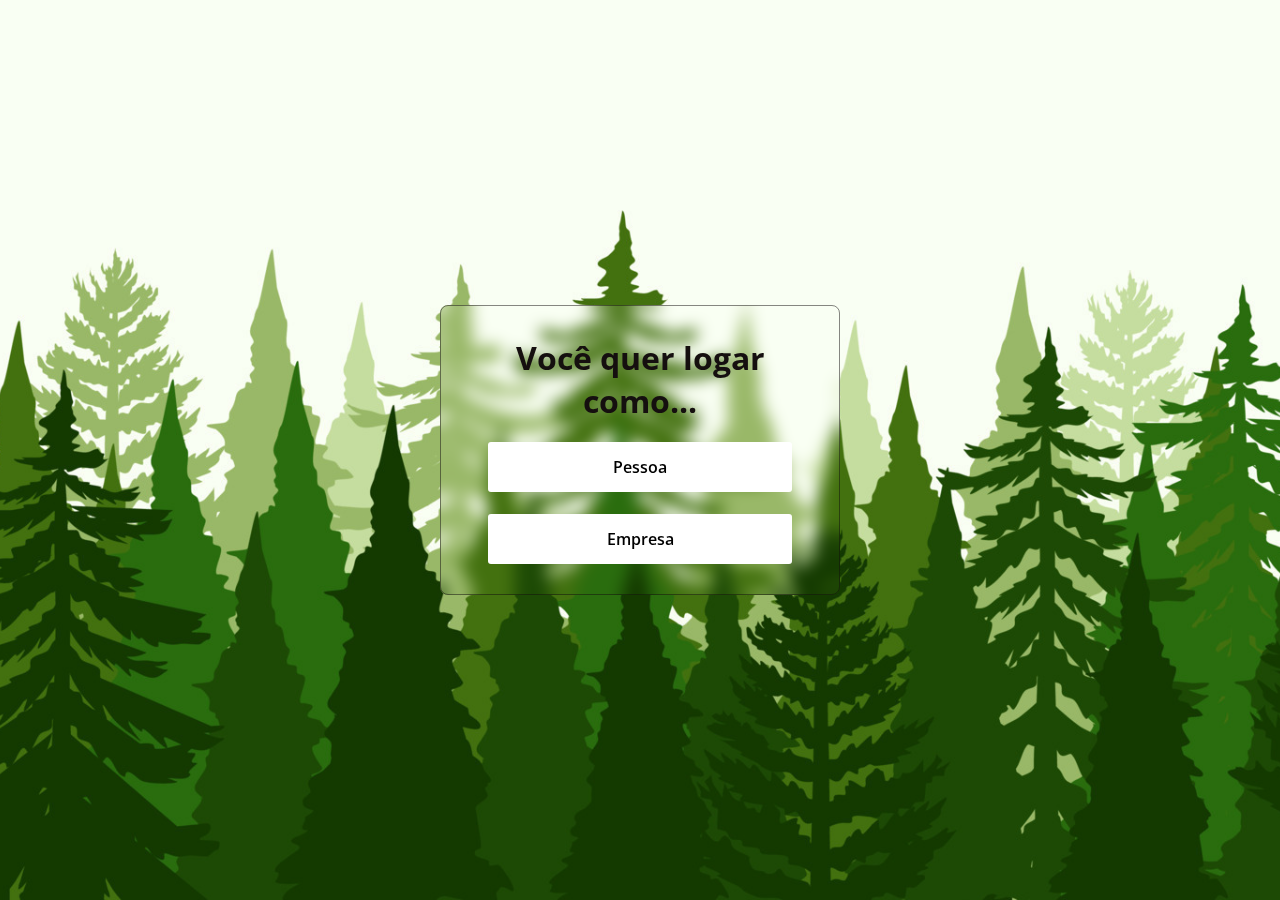
<file: pages/logindoador.html>
<!DOCTYPE html>
<!-- Coding By CodingNepal - www.codingnepalweb.com -->
<html>
<head>
  <meta charset="UTF-8">
  <meta name="viewport" content="width=device-width, initial-scale=1.0">
  <title>Login</title>
  <link rel="stylesheet" href="../css/login.css">
  <link rel="icon" alt="icon" href="../img/menulogo.png">
</head>
<body>
  <div class="wrapper">
    
    <h2>Você quer logar como...</h2>
    <a href="logindoadorfisico.php"><button type="submit" style="width: 90%;">Pessoa</button></a>
    <br>
    <br>
    <a href="logindoadorjuridico.php"><button type="submit" style="width: 90%;">Empresa</button></a>
  </div>
</body>
</html>
</file>
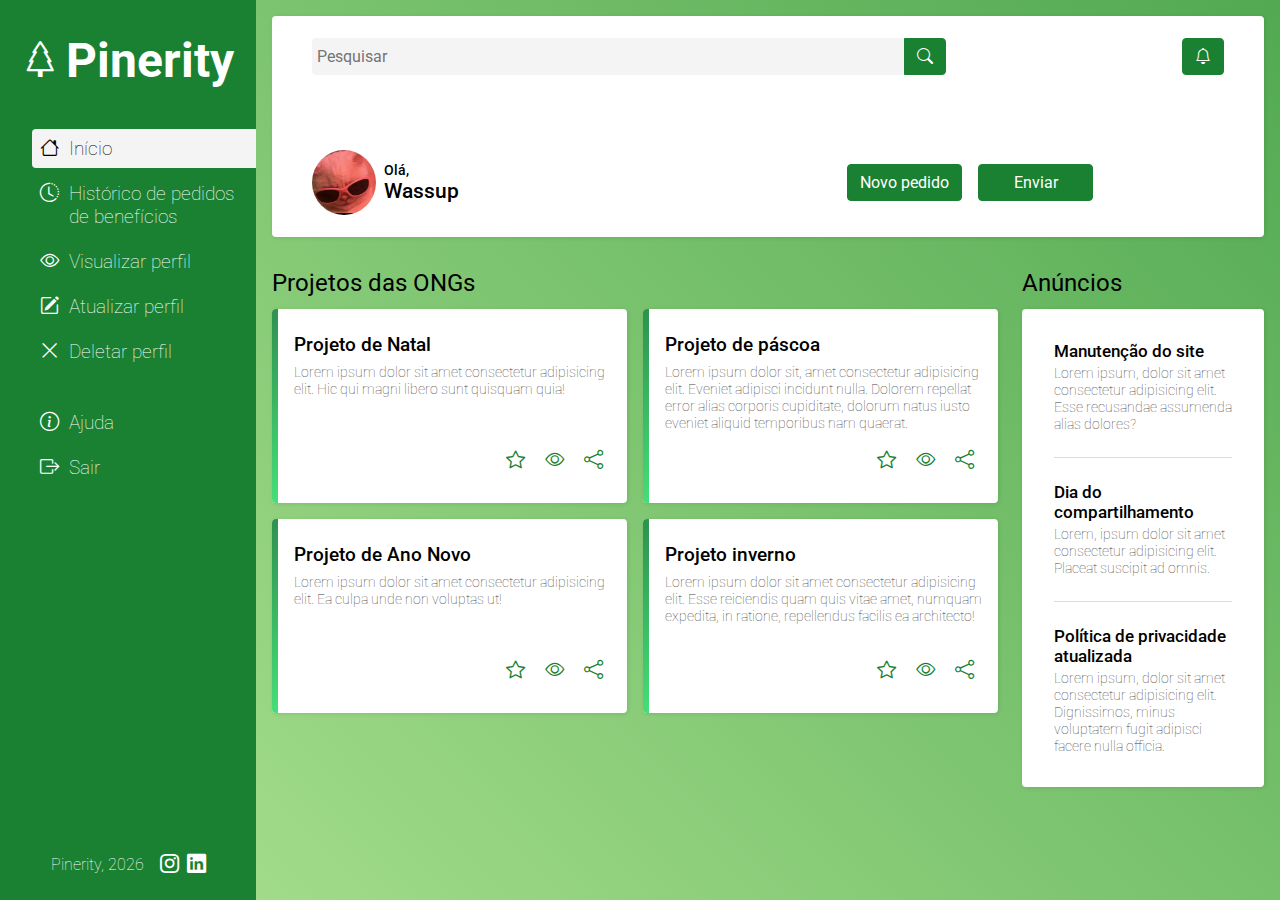
<file: pages/painelbeneficiario.html>
<!DOCTYPE html>
<html lang="pt-BR">
  <head>
    <meta charset="UTF-8" />
    <meta http-equiv="X-UA-Compatible" content="IE=edge" />
    <meta name="viewport" content="width=device-width, initial-scale=1.0" />
    <meta name="theme-color" content="#06b6d4" />
    <title>Painel do beneficiário</title>
    <link rel="icon" alt="icon" href="../img/menulogo.png">
    <!-- CSS -->
    <link rel="stylesheet" href="../css/painel.css" />

  </head>
  <body>
    <div id="content">
      <header>
        <div class="busca">
          <form action="">
            <input type="text" placeholder="Pesquisar" />
            <button type="submit" title="Buscar">
              <i class="bi bi-search"></i>
            </button>
          </form>
          <button title="Notificações"><i class="bi bi-bell"></i></button>
        </div>
        <br>
        <div class="saudacao">
          <div class="perfil">
            <img src="../img/testebeneficiario.jpeg" alt="Sua foto de perfil" />
            <span>Olá,</span>
            <p>Wassup</p>
          </div>
          <div class="acoes">
            <button>Novo pedido</button>
            <button>Enviar</button>
          </div>
        </div>
      </header>
      <aside>
        <div class="logo">
          <i class="bi bi-tree"></i>
          <h1>Pinerity</h1>
        </div>
        <ul class="menu">
          <li class="selecionado">
            <a href="#"><i class="bi bi-house"></i>Início</a>
          </li>
          <li>
            <a href="#"><i class="bi bi-clock-history"></i>Histórico de pedidos de benefícios</a>
          </li>
          <li>
            <a href="visualizarbeneficiario.php"><i class="bi bi-eye"></i>Visualizar perfil</a>
          </li>
          <li>
            <a href="#"><i class="bi bi-pencil-square"></i>Atualizar perfil</a>
          </li>
          <li>
            <a href="../core/beneficiario_repositorio.php?acao=delete"><i class="bi bi-x-lg"></i>Deletar perfil</a>
          </li>
        </ul>
        <ul class="menu">
          <li>
            <a href="#"><i class="bi bi-info-circle"></i>Ajuda</a>
          </li>
          <li>
            <a href="deletarbeneficiario.php"><i class="bi bi-box-arrow-right"></i>Sair</a>
          </li>
        </ul>
        <footer>
          <p id="texto-footer">Pinerity</p>
          <div class="links">
            <a
              href="https://www.instagram.com/pinerity.oficial/"
              target="_blank"
              rel="noopener noreferrer"
              title="Instagram"
              ><i class="bi bi-instagram"></i
            ></a> 
            <a
              href="https://www.linkedin.com/in/pinerity/"
              target="_blank"
              rel="noopener noreferrer"
              title="LinkedIn"
              ><i class="bi bi-linkedin"></i
            ></a>
          </div>
        </footer>
      </aside>
      <main>
        <section class="projetos">
          <h2>Projetos das ONGs</h2>
          <div>
            <div class="card">
              <div class="barra"></div>
              <div class="conteudo">
                <h3>Projeto de Natal</h3>
                <p>
                  Lorem ipsum dolor sit amet consectetur adipisicing elit. Hic
                  qui magni libero sunt quisquam quia!
                </p>
                <div class="acoes">
                  <button title="Favoritar"><i class="bi bi-star"></i></button>
                  <button title="Visualizar"><i class="bi bi-eye"></i></button>
                  <button title="Compartilhar">
                    <i class="bi bi-share"></i>
                  </button>
                </div>
              </div>
            </div>
            <div class="card">
              <div class="barra"></div>
              <div class="conteudo">
                <h3>Projeto de páscoa</h3>
                <p>
                  Lorem ipsum dolor sit, amet consectetur adipisicing elit.
                  Eveniet adipisci incidunt nulla. Dolorem repellat error alias
                  corporis cupiditate, dolorum natus iusto eveniet aliquid
                  temporibus nam quaerat.
                </p>
                <div class="acoes">
                  <button title="Favoritar"><i class="bi bi-star"></i></button>
                  <button title="Visualizar"><i class="bi bi-eye"></i></button>
                  <button title="Compartilhar">
                    <i class="bi bi-share"></i>
                  </button>
                </div>
              </div>
            </div>
            <div class="card">
              <div class="barra"></div>
              <div class="conteudo">
                <h3>Projeto de Ano Novo</h3>
                <p>
                  Lorem ipsum dolor sit amet consectetur adipisicing elit. Ea
                  culpa unde non voluptas ut!
                </p>
                <div class="acoes">
                  <button title="Favoritar"><i class="bi bi-star"></i></button>
                  <button title="Visualizar"><i class="bi bi-eye"></i></button>
                  <button title="Compartilhar">
                    <i class="bi bi-share"></i>
                  </button>
                </div>
              </div>
            </div>
            <div class="card">
              <div class="barra"></div>
              <div class="conteudo">
                <h3>Projeto inverno</h3>
                <p>
                  Lorem ipsum dolor sit amet consectetur adipisicing elit. Esse
                  reiciendis quam quis vitae amet, numquam expedita, in ratione,
                  repellendus facilis ea architecto!
                </p>
                <div class="acoes">
                  <button title="Favoritar"><i class="bi bi-star"></i></button>
                  <button title="Visualizar"><i class="bi bi-eye"></i></button>
                  <button title="Compartilhar">
                    <i class="bi bi-share"></i>
                  </button>
                </div>
              </div>
            </div>
          </div>
        </section>
        <section class="anuncios">
          <h2>Anúncios</h2>
          <div class="card">
            <div>
              <h4>Manutenção do site</h4>
              <p>
                Lorem ipsum, dolor sit amet consectetur adipisicing elit. Esse
                recusandae assumenda alias dolores?
              </p>
            </div>
            <div>
              <h4>Dia do compartilhamento</h4>
              <p>
                Lorem, ipsum dolor sit amet consectetur adipisicing elit.
                Placeat suscipit ad omnis.
              </p>
            </div>
            <div>
              <h4>Política de privacidade atualizada</h4>
              <p>
                Lorem ipsum, dolor sit amet consectetur adipisicing elit.
                Dignissimos, minus voluptatem fugit adipisci facere nulla
                officia.
              </p>
            </div>
          </div>
        </section>
      </main>
    </div>

    <script>
      const footer = document.getElementById("texto-footer");
      footer.innerText = `Pinerity, ${new Date().getFullYear()}`;
    </script>
  </body>
</html>
</file>
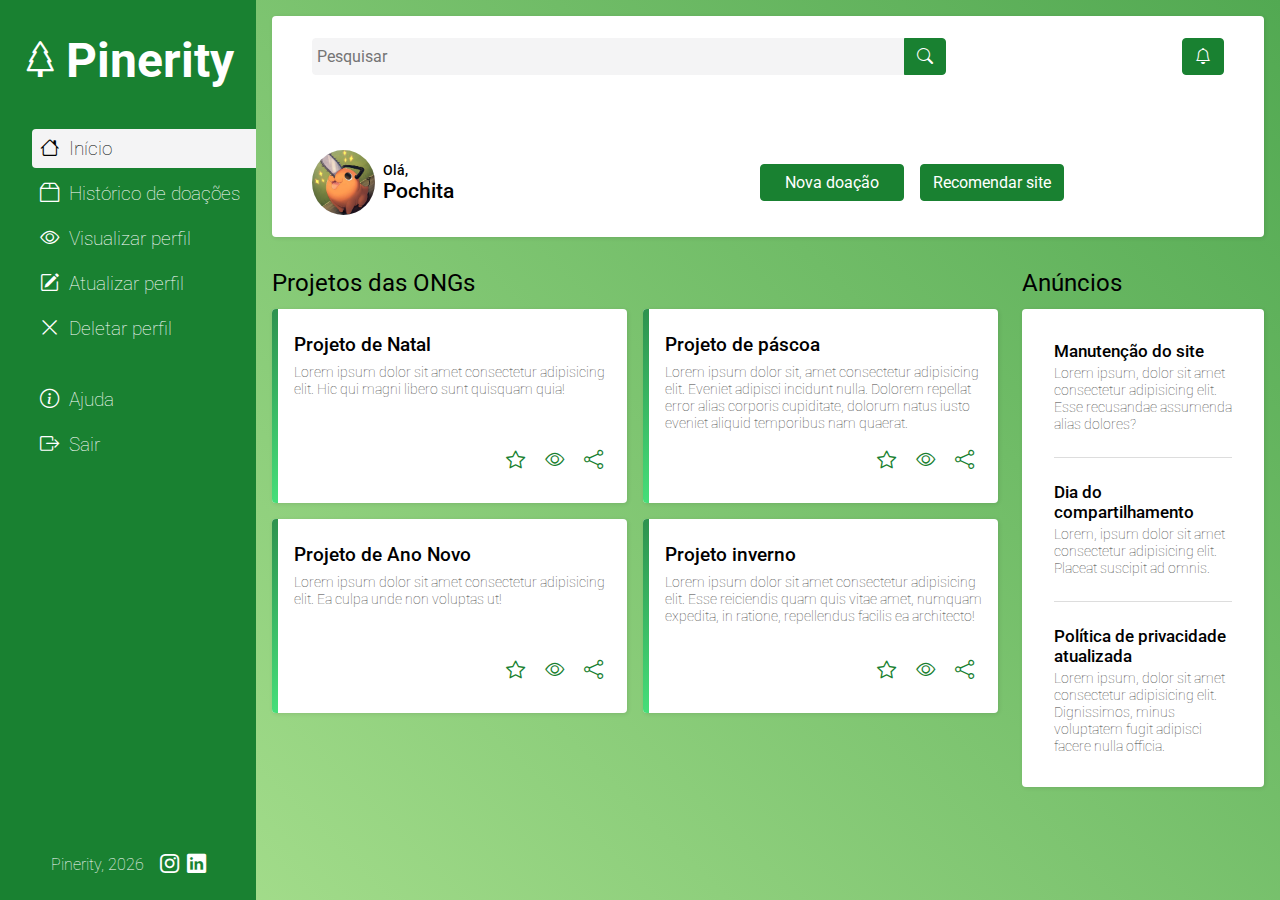
<file: pages/paineldoador.html>
<!DOCTYPE html>
<html lang="pt-BR">
  <head>
    <meta charset="UTF-8" />
    <meta http-equiv="X-UA-Compatible" content="IE=edge" />
    <meta name="viewport" content="width=device-width, initial-scale=1.0" />
    <meta name="theme-color" content="#06b6d4" />
    <title>Painel do doador</title>
    <link rel="icon" alt="icon" href="../img/menulogo.png">
    <!-- CSS -->
    <link rel="stylesheet" href="../css/painel.css" />

  </head>
  <body>
    <div id="content">
      <header>
        <div class="busca">
          <form action="">
            <input type="text" placeholder="Pesquisar" />
            <button type="submit" title="Buscar">
              <i class="bi bi-search"></i>
            </button>
          </form>
          <button title="Notificações"><i class="bi bi-bell"></i></button>
        </div>
        <br>
        <div class="saudacao">
          <div class="perfil">
            <img src="../img/perfilteste.jpg" alt="Sua foto de perfil" />
            <span>Olá,</span>
            <p>Pochita</p>
          </div>
          <div class="acoes">
            <button>Nova doação</button>
            <button>Recomendar site</button>
          </div>
        </div>
      </header>
      <aside>
        <div class="logo">
          <i class="bi bi-tree"></i>
          <h1>Pinerity</h1>
        </div>
        <ul class="menu">
          <li class="selecionado">
            <a href="#"><i class="bi bi-house"></i>Início</a>
          </li>
          <li>
            <a href="#"><i class="bi bi-box2"></i>Histórico de doações</a>
          </li>
          <li>
            <a href="#"><i class="bi bi-eye"></i>Visualizar perfil</a>
          </li>
          <li>
            <a href="#"><i class="bi bi-pencil-square"></i>Atualizar perfil</a>
          </li>
          <li>
            <a href="#"><i class="bi bi-x-lg"></i>Deletar perfil</a>
          </li>
        </ul>
        <ul class="menu">
          <li>
            <a href="#"><i class="bi bi-info-circle"></i>Ajuda</a>
          </li>
          <li>
            <a href="core/beneficiario_repositorio.php?acao=logout"><i class="bi bi-box-arrow-right"></i>Sair</a>
          </li>
        </ul>
        <footer>
          <p id="texto-footer">Pinerity</p>
          <div class="links">
            <a
              href="https://www.instagram.com/pinerity.oficial/"
              target="_blank"
              rel="noopener noreferrer"
              title="Instagram"
              ><i class="bi bi-instagram"></i
            ></a> 
            <a
              href="https://www.linkedin.com/in/pinerity/"
              target="_blank"
              rel="noopener noreferrer"
              title="LinkedIn"
              ><i class="bi bi-linkedin"></i
            ></a>
          </div>
        </footer>
      </aside>
      <main>
        <section class="projetos">
          <h2>Projetos das ONGs</h2>
          <div>
            <div class="card">
              <div class="barra"></div>
              <div class="conteudo">
                <h3>Projeto de Natal</h3>
                <p>
                  Lorem ipsum dolor sit amet consectetur adipisicing elit. Hic
                  qui magni libero sunt quisquam quia!
                </p>
                <div class="acoes">
                  <button title="Favoritar"><i class="bi bi-star"></i></button>
                  <button title="Visualizar"><i class="bi bi-eye"></i></button>
                  <button title="Compartilhar">
                    <i class="bi bi-share"></i>
                  </button>
                </div>
              </div>
            </div>
            <div class="card">
              <div class="barra"></div>
              <div class="conteudo">
                <h3>Projeto de páscoa</h3>
                <p>
                  Lorem ipsum dolor sit, amet consectetur adipisicing elit.
                  Eveniet adipisci incidunt nulla. Dolorem repellat error alias
                  corporis cupiditate, dolorum natus iusto eveniet aliquid
                  temporibus nam quaerat.
                </p>
                <div class="acoes">
                  <button title="Favoritar"><i class="bi bi-star"></i></button>
                  <button title="Visualizar"><i class="bi bi-eye"></i></button>
                  <button title="Compartilhar">
                    <i class="bi bi-share"></i>
                  </button>
                </div>
              </div>
            </div>
            <div class="card">
              <div class="barra"></div>
              <div class="conteudo">
                <h3>Projeto de Ano Novo</h3>
                <p>
                  Lorem ipsum dolor sit amet consectetur adipisicing elit. Ea
                  culpa unde non voluptas ut!
                </p>
                <div class="acoes">
                  <button title="Favoritar"><i class="bi bi-star"></i></button>
                  <button title="Visualizar"><i class="bi bi-eye"></i></button>
                  <button title="Compartilhar">
                    <i class="bi bi-share"></i>
                  </button>
                </div>
              </div>
            </div>
            <div class="card">
              <div class="barra"></div>
              <div class="conteudo">
                <h3>Projeto inverno</h3>
                <p>
                  Lorem ipsum dolor sit amet consectetur adipisicing elit. Esse
                  reiciendis quam quis vitae amet, numquam expedita, in ratione,
                  repellendus facilis ea architecto!
                </p>
                <div class="acoes">
                  <button title="Favoritar"><i class="bi bi-star"></i></button>
                  <button title="Visualizar"><i class="bi bi-eye"></i></button>
                  <button title="Compartilhar">
                    <i class="bi bi-share"></i>
                  </button>
                </div>
              </div>
            </div>
          </div>
        </section>
        <section class="anuncios">
          <h2>Anúncios</h2>
          <div class="card">
            <div>
              <h4>Manutenção do site</h4>
              <p>
                Lorem ipsum, dolor sit amet consectetur adipisicing elit. Esse
                recusandae assumenda alias dolores?
              </p>
            </div>
            <div>
              <h4>Dia do compartilhamento</h4>
              <p>
                Lorem, ipsum dolor sit amet consectetur adipisicing elit.
                Placeat suscipit ad omnis.
              </p>
            </div>
            <div>
              <h4>Política de privacidade atualizada</h4>
              <p>
                Lorem ipsum, dolor sit amet consectetur adipisicing elit.
                Dignissimos, minus voluptatem fugit adipisci facere nulla
                officia.
              </p>
            </div>
          </div>
        </section>
      </main>
    </div>

    <script>
      const footer = document.getElementById("texto-footer");
      footer.innerText = `Pinerity, ${new Date().getFullYear()}`;
    </script>
  </body>
</html>
</file>
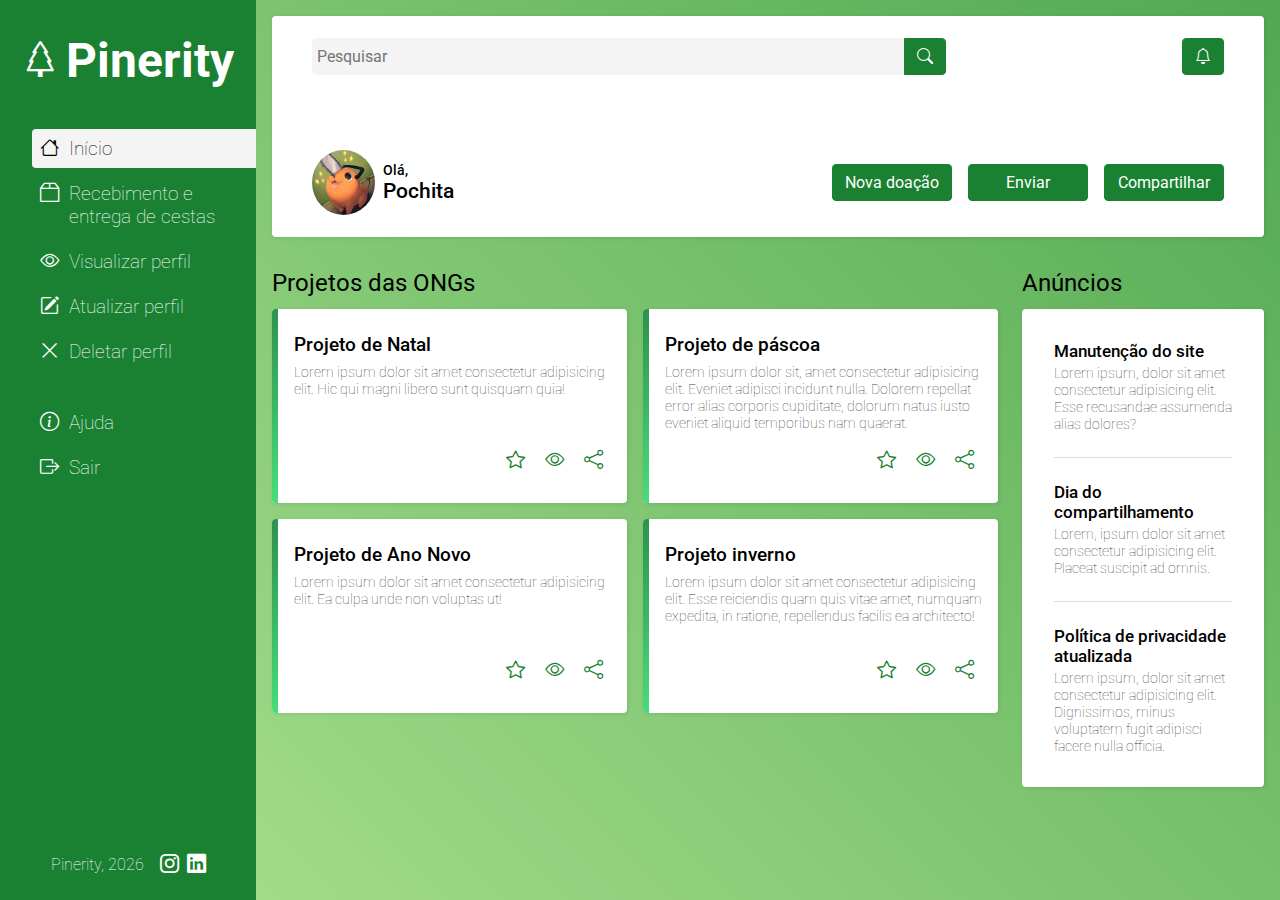
<file: pages/painelempresa.html>
<!DOCTYPE html>
<html lang="pt-BR">
  <head>
    <meta charset="UTF-8" />
    <meta http-equiv="X-UA-Compatible" content="IE=edge" />
    <meta name="viewport" content="width=device-width, initial-scale=1.0" />
    <meta name="theme-color" content="#06b6d4" />
    <title>Painel do doador</title>
    <link rel="icon" alt="icon" href="../img/menulogo.png">
    <!-- CSS -->
    <link rel="stylesheet" href="../css/painel.css" />

  </head>
  <body>
    <div id="content">
      <header>
        <div class="busca">
          <form action="">
            <input type="text" placeholder="Pesquisar" />
            <button type="submit" title="Buscar">
              <i class="bi bi-search"></i>
            </button>
          </form>
          <button title="Notificações"><i class="bi bi-bell"></i></button>
        </div>
        <br>
        <div class="saudacao">
          <div class="perfil">
            <img src="../img/perfilteste.jpg" alt="Sua foto de perfil" />
            <span>Olá,</span>
            <p>Pochita</p>
          </div>
          <div class="acoes">
            <button>Nova doação</button>
            <button>Enviar</button>
            <button>Compartilhar</button>
          </div>
        </div>
      </header>
      <aside>
        <div class="logo">
          <i class="bi bi-tree"></i>
          <h1>Pinerity</h1>
        </div>
        <ul class="menu">
          <li class="selecionado">
            <a href="#"><i class="bi bi-house"></i>Início</a>
          </li>
          <li>
            <a href="#"><i class="bi bi-box2"></i>Recebimento e entrega de cestas</a>
          </li>
          <li>
            <a href="#"><i class="bi bi-eye"></i>Visualizar perfil</a>
          </li>
          <li>
            <a href="#"><i class="bi bi-pencil-square"></i>Atualizar perfil</a>
          </li>
          <li>
            <a href="#"><i class="bi bi-x-lg"></i>Deletar perfil</a>
          </li>
        </ul>
        <ul class="menu">
          <li>
            <a href="#"><i class="bi bi-info-circle"></i>Ajuda</a>
          </li>
          <li>
            <a href="core/beneficiario_repositorio.php?acao=logout"><i class="bi bi-box-arrow-right"></i>Sair</a>
          </li>
        </ul>
        <footer>
          <p id="texto-footer">Pinerity</p>
          <div class="links">
            <a
              href="https://www.instagram.com/pinerity.oficial/"
              target="_blank"
              rel="noopener noreferrer"
              title="Instagram"
              ><i class="bi bi-instagram"></i
            ></a> 
            <a
              href="https://www.linkedin.com/in/pinerity/"
              target="_blank"
              rel="noopener noreferrer"
              title="LinkedIn"
              ><i class="bi bi-linkedin"></i
            ></a>
          </div>
        </footer>
      </aside>
      <main>
        <section class="projetos">
          <h2>Projetos das ONGs</h2>
          <div>
            <div class="card">
              <div class="barra"></div>
              <div class="conteudo">
                <h3>Projeto de Natal</h3>
                <p>
                  Lorem ipsum dolor sit amet consectetur adipisicing elit. Hic
                  qui magni libero sunt quisquam quia!
                </p>
                <div class="acoes">
                  <button title="Favoritar"><i class="bi bi-star"></i></button>
                  <button title="Visualizar"><i class="bi bi-eye"></i></button>
                  <button title="Compartilhar">
                    <i class="bi bi-share"></i>
                  </button>
                </div>
              </div>
            </div>
            <div class="card">
              <div class="barra"></div>
              <div class="conteudo">
                <h3>Projeto de páscoa</h3>
                <p>
                  Lorem ipsum dolor sit, amet consectetur adipisicing elit.
                  Eveniet adipisci incidunt nulla. Dolorem repellat error alias
                  corporis cupiditate, dolorum natus iusto eveniet aliquid
                  temporibus nam quaerat.
                </p>
                <div class="acoes">
                  <button title="Favoritar"><i class="bi bi-star"></i></button>
                  <button title="Visualizar"><i class="bi bi-eye"></i></button>
                  <button title="Compartilhar">
                    <i class="bi bi-share"></i>
                  </button>
                </div>
              </div>
            </div>
            <div class="card">
              <div class="barra"></div>
              <div class="conteudo">
                <h3>Projeto de Ano Novo</h3>
                <p>
                  Lorem ipsum dolor sit amet consectetur adipisicing elit. Ea
                  culpa unde non voluptas ut!
                </p>
                <div class="acoes">
                  <button title="Favoritar"><i class="bi bi-star"></i></button>
                  <button title="Visualizar"><i class="bi bi-eye"></i></button>
                  <button title="Compartilhar">
                    <i class="bi bi-share"></i>
                  </button>
                </div>
              </div>
            </div>
            <div class="card">
              <div class="barra"></div>
              <div class="conteudo">
                <h3>Projeto inverno</h3>
                <p>
                  Lorem ipsum dolor sit amet consectetur adipisicing elit. Esse
                  reiciendis quam quis vitae amet, numquam expedita, in ratione,
                  repellendus facilis ea architecto!
                </p>
                <div class="acoes">
                  <button title="Favoritar"><i class="bi bi-star"></i></button>
                  <button title="Visualizar"><i class="bi bi-eye"></i></button>
                  <button title="Compartilhar">
                    <i class="bi bi-share"></i>
                  </button>
                </div>
              </div>
            </div>
          </div>
        </section>
        <section class="anuncios">
          <h2>Anúncios</h2>
          <div class="card">
            <div>
              <h4>Manutenção do site</h4>
              <p>
                Lorem ipsum, dolor sit amet consectetur adipisicing elit. Esse
                recusandae assumenda alias dolores?
              </p>
            </div>
            <div>
              <h4>Dia do compartilhamento</h4>
              <p>
                Lorem, ipsum dolor sit amet consectetur adipisicing elit.
                Placeat suscipit ad omnis.
              </p>
            </div>
            <div>
              <h4>Política de privacidade atualizada</h4>
              <p>
                Lorem ipsum, dolor sit amet consectetur adipisicing elit.
                Dignissimos, minus voluptatem fugit adipisci facere nulla
                officia.
              </p>
            </div>
          </div>
        </section>
      </main>
    </div>

    <script>
      const footer = document.getElementById("texto-footer");
      footer.innerText = `Pinerity, ${new Date().getFullYear()}`;
    </script>
  </body>
</html>
</file>
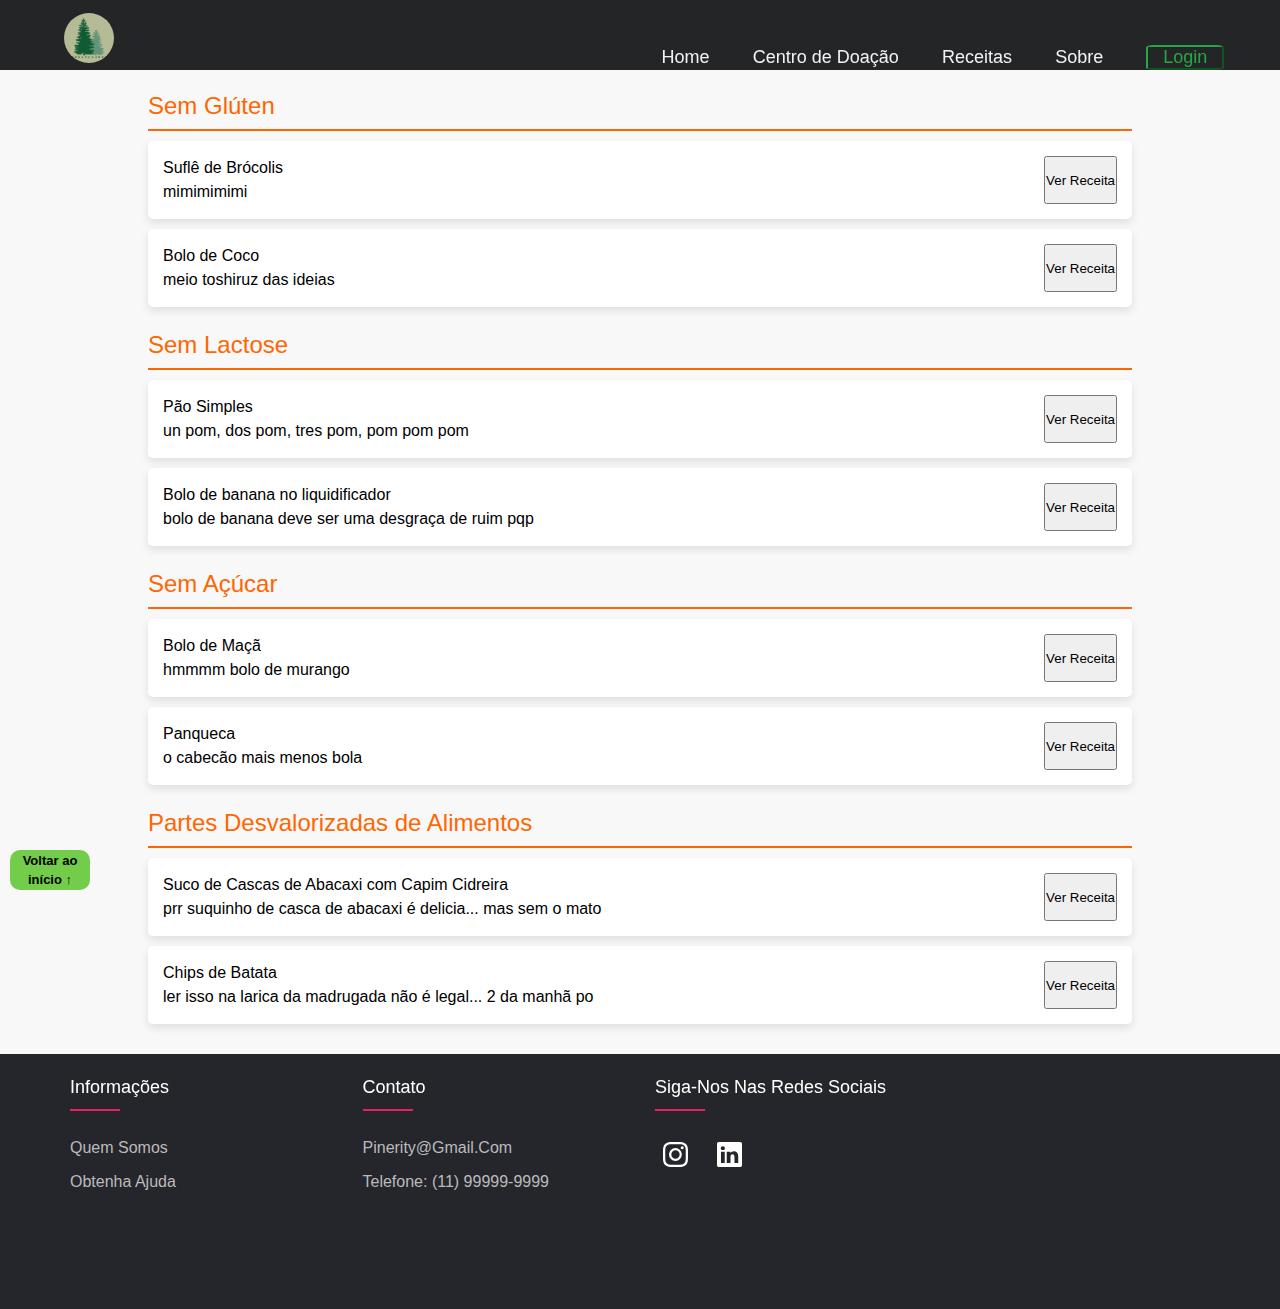
<file: pages/receitas.html>
<!DOCTYPE html>
<html lang="pt-BR">
<head>
  <meta charset="UTF-8">
  <meta name="viewport" content="width=device-width, initial-scale=1.0">
  <title>Pinerity - Cooperação e Solidariedade</title>
  <link rel="icon" alt="icon" href="../img/menulogo.png">
  <link rel="stylesheet" href="../css/receitas.css">
  
  <!-- Google Fonts -->
  <link href="https://fonts.googleapis.com/css2?family=Crete+Round:ital@0;1&family=Lato:wght@400;700;900&display=swap" rel="stylesheet">
  
</head>
<body>
  <header><!--cabeçario-->
    <nav><!--menu-->
      <div class="wrapper">
        <div class="logo"><a href="../index.html"><img src="../img/menulogo.png" alt="Logo Pinerity"></a></div>
        <input type="radio" name="slider" id="menu-btn">
        <input type="radio" name="slider" id="close-btn">
        <ul class="nav-links">
          <label for="close-btn" class="btn close-btn"><i class="fas fa-times"></i></label>
          <li><a href="../index.html">Home</a></li>
          <li>
            <!-- inicio menu dropdown pequeno 1 | centro de doação -->
            <a href="#" class="desktop-item">Centro de Doação</a>
            <input type="checkbox" id="showDrop">
            <label for="showDrop" class="mobile-item">Centro de Doação</label>
            <ul class="drop-menu">
              <li><a href="#">ONGs</a></li>
              <li><a href="#">Órgãos do Governo</a></li>
            </ul>
            <!-- final menu dropdown pequeno 1 | centro de doação -->
          </li>
          <li>
            <!-- inicio menu dropdown pequeno 2 | receitas -->
            <a href="#" class="desktop-item">Receitas</a>
            <input type="checkbox" id="showDrop">
            <label for="showDrop" class="mobile-item">Receitas</label>
            <ul class="drop-menu">
              <li><a href="pages/receitas.html">Geral</a></li>
                    <li><a href="pages/receitas.html #semgluten">Sem glúten</a></li>
                    <li><a href="pages/receitas.html #semlactose">Sem lactose</a></li>
                    <li><a href="pages/receitas.html #semacucar">Sem açúcar</a></li>
                    <li><a href="pages/receitas.html #partesdesvalorizadas">Partes Desvalorizadas</a></li>
            </ul>
            <!-- final menu dropdown pequeno 2 | receitas -->
          </li>
          <li><a href="sobre.html">Sobre</a></li>
          <li><a href="opcoeslogin.html"><button>Login</button></a></li>
        </ul>
        <label for="menu-btn" class="btn menu-btn"><i class="fas fa-bars"></i></label>
      </div>
    </nav><!-- final menu -->
  </header>

  <main id="i">
    
    <div class="receita-card">
      <h1>Receitas</h1>
  
      <!-- primeira categoria -->
      <div class="category">
          <div class="category-title" id="semgluten">Sem Glúten</div>
          <div class="recipe">
              <div class="recipe-info">
                  <div class="recipe-title">Suflê de Brócolis</div>
                  <div class="recipe-description">mimimimimi</div>
              </div>
              <button class="recipe-button">Ver Receita</button>
          </div>
          <div class="recipe">
            <div class="recipe-info">
                <div class="recipe-title">Bolo de Coco</div>
                <div class="recipe-description">meio toshiruz das ideias</div>
            </div>
            <button class="recipe-button">Ver Receita</button>
        </div>
      </div>
      <!-- final primeira categoria -->
  
      <!-- segunda categoria -->
      <div class="category">
          <div class="category-title" id="semlactose">Sem Lactose</div>
          <div class="recipe">
              <div class="recipe-info">
                  <div class="recipe-title">Pão Simples</div>
                  <div class="recipe-description">un pom, dos pom, tres pom, pom pom pom</div>
              </div>
              <button class="recipe-button">Ver Receita</button>
          </div>
          <div class="recipe">
            <div class="recipe-info">
                <div class="recipe-title">Bolo de banana no liquidificador</div>
                <div class="recipe-description">bolo de banana deve ser uma desgraça de ruim pqp</div>
            </div>
            <button class="recipe-button">Ver Receita</button>
        </div>
      </div>
      <!-- final segunda categoria -->

      <!-- terceira categoria -->
      <div class="category">
        <div class="category-title" id="semacucar">Sem Açúcar</div>
        <div class="recipe">
            <div class="recipe-info">
                <div class="recipe-title">Bolo de Maçã</div>
                <div class="recipe-description">hmmmm bolo de murango</div>
            </div>
            <button class="recipe-button">Ver Receita</button>
        </div>
        <div class="recipe">
          <div class="recipe-info">
              <div class="recipe-title">Panqueca</div>
              <div class="recipe-description">o cabecão mais menos bola</div>
          </div>
          <button class="recipe-button">Ver Receita</button>
      </div>
    </div>
    <!-- final terceira categoria -->

    <!-- quarta categoria -->
    <div class="category">
      <div class="category-title" id="partesdesvalorizadas">Partes Desvalorizadas de Alimentos</div>
      <div class="recipe">
          <div class="recipe-info">
              <div class="recipe-title">Suco de Cascas de Abacaxi com Capim Cidreira</div>
              <div class="recipe-description">prr suquinho de casca de abacaxi é delicia... mas sem o mato</div>
          </div>
          <button class="recipe-button">Ver Receita</button>
      </div>
      <div class="recipe">
        <div class="recipe-info">
            <div class="recipe-title">Chips de Batata</div>
            <div class="recipe-description">ler isso na larica da madrugada não é legal... 2 da manhã po</div>
        </div>
        <button class="recipe-button">Ver Receita</button>
    </div>
  </div>
  <!-- final quarta categoria -->

    <a href="#i" class="back-button"></a>
  </main>
  <!-- inicio footer -->
  <footer class="footer">
    <div class="container">
     <div class="row">
      <div class="footer-col">
        <h4>Informações</h4>
        <ul>
          <li><a href="pages/sobre.html">Quem somos</a></li>
          <li><a href="pages/sobre.html #como ajudar">Obtenha ajuda</a></li>
        </ul>
      </div>
      <div class="footer-col">
        <h4>Contato</h4>
        <ul>
         <li><a href="mailto:pinerity@gmail.com">pinerity@gmail.com</a></li>
         <li><a href="tel:+5511999999999">Telefone: (11) 99999-9999</a></li>
        </ul>
      </div>
      <div class="footer-col">
        <h4>Siga-nos nas redes sociais</h4>
        <div class="social-links">
          <a href="https://www.instagram.com/pinerity.oficial/" target="_blank"><i><svg xmlns="http://www.w3.org/2000/svg" width="25" height="25" fill="currentColor" class="bi bi-instagram" viewBox="0 0 16 16">
            <path d="M8 0C5.829 0 5.556.01 4.703.048 3.85.088 3.269.222 2.76.42a3.9 3.9 0 0 0-1.417.923A3.9 3.9 0 0 0 .42 2.76C.222 3.268.087 3.85.048 4.7.01 5.555 0 5.827 0 8.001c0 2.172.01 2.444.048 3.297.04.852.174 1.433.372 1.942.205.526.478.972.923 1.417.444.445.89.719 1.416.923.51.198 1.09.333 1.942.372C5.555 15.99 5.827 16 8 16s2.444-.01 3.298-.048c.851-.04 1.434-.174 1.943-.372a3.9 3.9 0 0 0 1.416-.923c.445-.445.718-.891.923-1.417.197-.509.332-1.09.372-1.942C15.99 10.445 16 10.173 16 8s-.01-2.445-.048-3.299c-.04-.851-.175-1.433-.372-1.941a3.9 3.9 0 0 0-.923-1.417A3.9 3.9 0 0 0 13.24.42c-.51-.198-1.092-.333-1.943-.372C10.443.01 10.172 0 7.998 0zm-.717 1.442h.718c2.136 0 2.389.007 3.232.046.78.035 1.204.166 1.486.275.373.145.64.319.92.599s.453.546.598.92c.11.281.24.705.275 1.485.039.843.047 1.096.047 3.231s-.008 2.389-.047 3.232c-.035.78-.166 1.203-.275 1.485a2.5 2.5 0 0 1-.599.919c-.28.28-.546.453-.92.598-.28.11-.704.24-1.485.276-.843.038-1.096.047-3.232.047s-2.39-.009-3.233-.047c-.78-.036-1.203-.166-1.485-.276a2.5 2.5 0 0 1-.92-.598 2.5 2.5 0 0 1-.6-.92c-.109-.281-.24-.705-.275-1.485-.038-.843-.046-1.096-.046-3.233s.008-2.388.046-3.231c.036-.78.166-1.204.276-1.486.145-.373.319-.64.599-.92s.546-.453.92-.598c.282-.11.705-.24 1.485-.276.738-.034 1.024-.044 2.515-.045zm4.988 1.328a.96.96 0 1 0 0 1.92.96.96 0 0 0 0-1.92m-4.27 1.122a4.109 4.109 0 1 0 0 8.217 4.109 4.109 0 0 0 0-8.217m0 1.441a2.667 2.667 0 1 1 0 5.334 2.667 2.667 0 0 1 0-5.334"/>
          </svg></i></a>
          <a href="https://www.linkedin.com/in/pinerity/" target="_blank"><i><svg xmlns="http://www.w3.org/2000/svg" width="25" height="25" fill="currentColor" class="bi bi-linkedin" viewBox="0 0 16 16">
            <path d="M0 1.146C0 .513.526 0 1.175 0h13.65C15.474 0 16 .513 16 1.146v13.708c0 .633-.526 1.146-1.175 1.146H1.175C.526 16 0 15.487 0 14.854zm4.943 12.248V6.169H2.542v7.225zm-1.2-8.212c.837 0 1.358-.554 1.358-1.248-.015-.709-.52-1.248-1.342-1.248S2.4 3.226 2.4 3.934c0 .694.521 1.248 1.327 1.248zm4.908 8.212V9.359c0-.216.016-.432.08-.586.173-.431.568-.878 1.232-.878.869 0 1.216.662 1.216 1.634v3.865h2.401V9.25c0-2.22-1.184-3.252-2.764-3.252-1.274 0-1.845.7-2.165 1.193v.025h-.016l.016-.025V6.169h-2.4c.03.678 0 7.225 0 7.225z"/>
          </svg></i></a>
        </div>
      </div>
     </div>
    </div>
 </footer>
 <!--Bootstrap JS-->
 <script src="https://cdn.jsdelivr.net/npm/bootstrap@5.3.3/dist/js/bootstrap.bundle.min.js" integrity="sha384-YvpcrYf0tY3lHB60NNkmXc5s9fDVZLESaAA55NDzOxhy9GkcIdslK1eN7N6jIeHz" crossorigin="anonymous"></script>
</body>
</html>
</file>
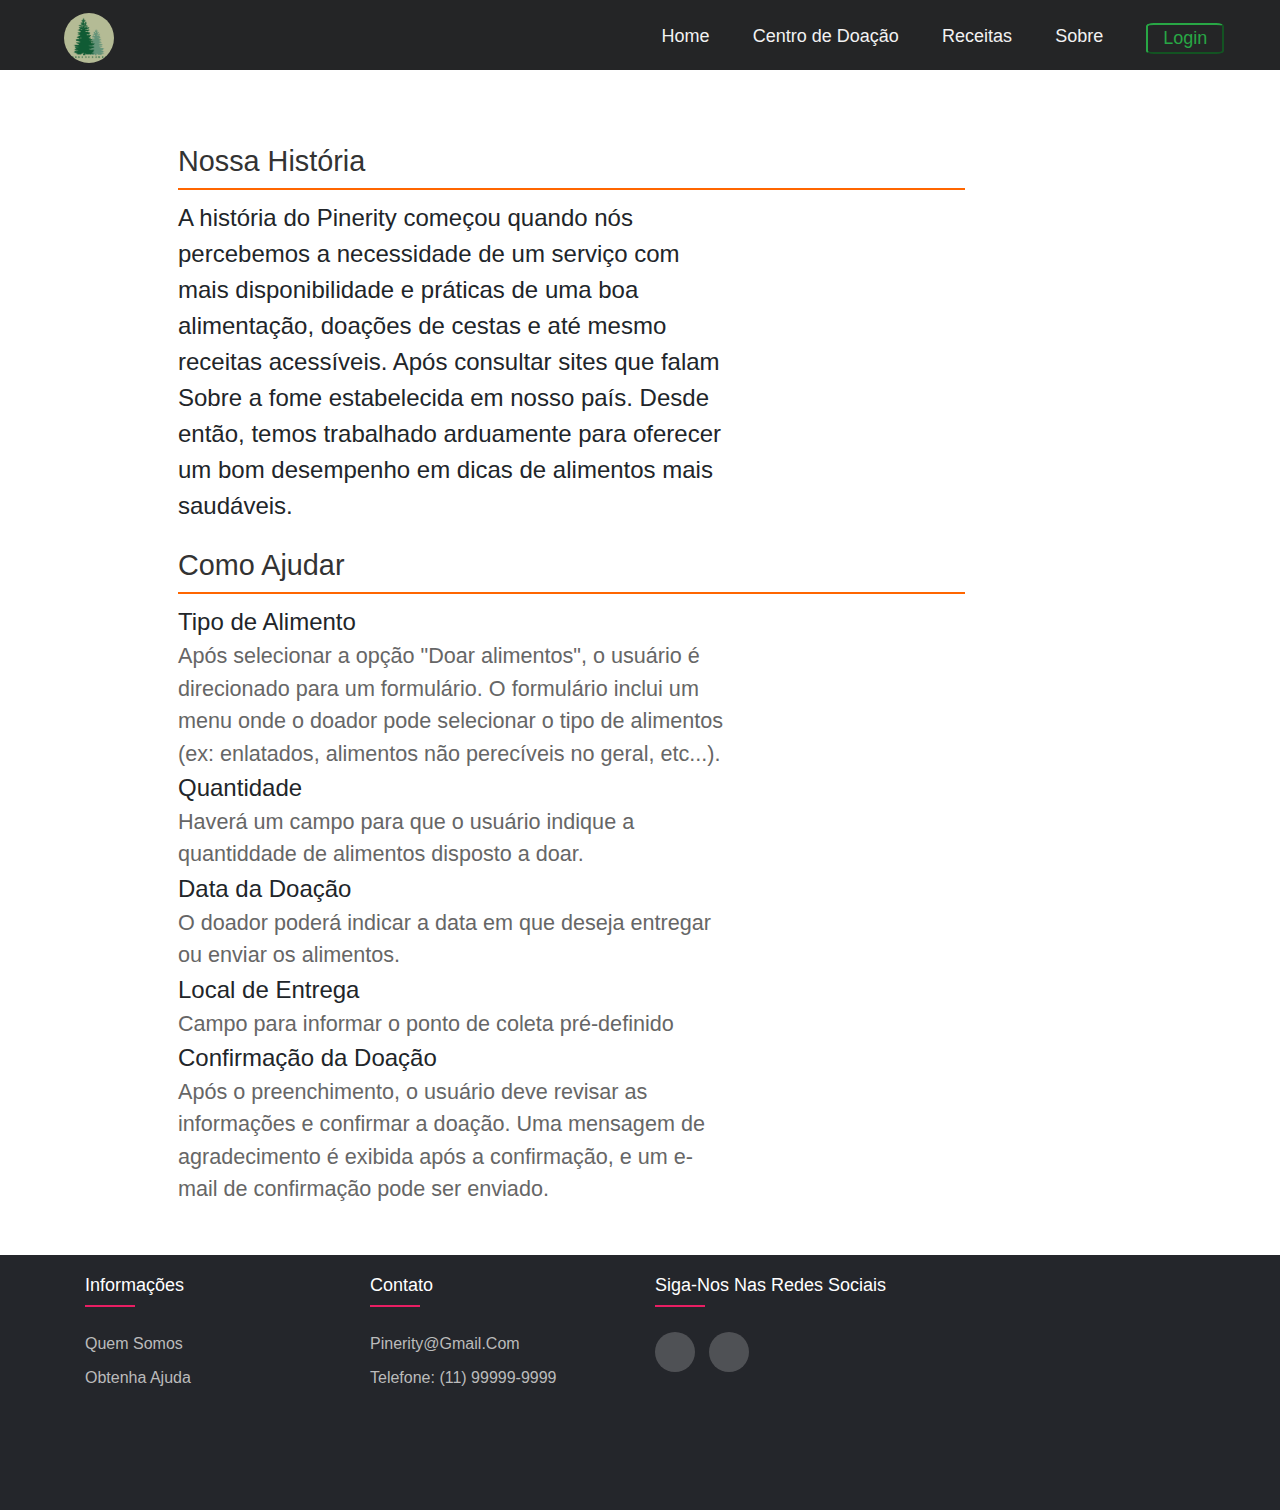
<file: pages/sobre.html>
<!DOCTYPE html>
<html lang="pt-BR">
<head>
    <meta charset="UTF-8">
    <meta name="viewport" content="width=device-width, initial-scale=1.0">
    <title>Login</title>

    <!--logo da guia-->
    <link rel="icon" alt="icon" href="../img/menulogo.png">
    <!-- Google Fonts -->
    <link href="https://fonts.googleapis.com/css2?family=Crete+Round:ital@0;1&family=Lato:wght@400;700;900&display=swap" rel="stylesheet">
    <!--css-->
    <link rel="stylesheet" href="../css/sobre.css">
    <!-- Bootstrap CSS -->
    <link rel="stylesheet" href="https://cdn.jsdelivr.net/npm/bootstrap@4.0.0/dist/css/bootstrap.min.css" integrity="sha384-Gn5384xqQ1aoWXA+058RXPxPg6fy4IWvTNh0E263XmFcJlSAwiGgFAW/dAiS6JXm" crossorigin="anonymous">  

</head>
<body>
  <header><!--cabeçario-->
    <nav><!--menu-->
      <div class="wrapper">
        <div class="logo"><a href="../index.html"><img src="../img/menulogo.png" alt="Logo Pinerity"></a></div>
        <input type="radio" name="slider" id="menu-btn">
        <input type="radio" name="slider" id="close-btn">
        <ul class="nav-links">
          <label for="close-btn" class="btn close-btn"><i class="fas fa-times"></i></label>
          <li><a href="../index.html">Home</a></li>
          <li>
            <!-- inicio menu dropdown pequeno 1 | centro de doação -->
            <a href="#" class="desktop-item">Centro de Doação</a>
            <input type="checkbox" id="showDrop">
            <label for="showDrop" class="mobile-item">Centro de Doação</label>
            <ul class="drop-menu">
              <li><a href="#">ONGs</a></li>
              <li><a href="#">Órgãos do Governo</a></li>
            </ul>
            <!-- final menu dropdown pequeno 1 | centro de doação -->
          </li>
          <li>
            <!-- inicio menu dropdown pequeno 2 | receitas -->
            <a href="#" class="desktop-item">Receitas</a>
            <input type="checkbox" id="showDrop">
            <label for="showDrop" class="mobile-item">Receitas</label>
            <ul class="drop-menu">
              <li><a href="pages/receitas.html">Geral</a></li>
                    <li><a href="pages/receitas.html #semgluten">Sem glúten</a></li>
                    <li><a href="pages/receitas.html #semlactose">Sem lactose</a></li>
                    <li><a href="pages/receitas.html #semacucar">Sem açúcar</a></li>
                    <li><a href="pages/receitas.html #partesdesvalorizadas">Partes Desvalorizadas</a></li>
            </ul>
            <!-- final menu dropdown pequeno 2| receitas -->
          </li>
          <li><a href="sobre.html">Sobre</a></li>
          <li><a href="opcoeslogin.html"><button>Login</button></a></li>
        </ul>
        <label for="menu-btn" class="btn menu-btn"><i class="fas fa-bars"></i></label>
      </div>
    </nav><!-- final menu -->
  </header>
  <main>

    <div class="receita-card">
    <!-- inicio conteudo -->
      <section>
        <div class="category">
          <div class="category-title" id="nossa historia">Nossa História</div>
          <div class="conteudo">
            <div class="conteudo-info">
              <div class="conteudo-title">A história do Pinerity começou quando nós percebemos a
                necessidade de um serviço com mais disponibilidade e práticas de uma boa alimentação,
                doações de cestas e até mesmo receitas acessíveis. Após consultar sites que falam Sobre
                a fome estabelecida em nosso país. Desde então, temos trabalhado arduamente para oferecer
                um bom desempenho em dicas de alimentos mais saudáveis.
              </div>
            </div>
          </div>
        </div>

        <div class="category">
          <div class="category-title" id="como ajudar">Como Ajudar</div>
          <div class="conteudo">
            <div class="conteudo-info">
              <div class="conteudo-title">Tipo de Alimento</div>
              <div class="conteudo-description">Após selecionar a opção "Doar alimentos",
                o usuário é direcionado para um formulário.
                O formulário inclui um menu onde o doador pode selecionar o tipo de alimentos
                (ex: enlatados, alimentos não perecíveis no geral, etc...).</div>
              <div class="conteudo-title">Quantidade</div>
              <div class="conteudo-description">Haverá um campo para que o usuário indique a 
                quantiddade de alimentos disposto a doar.</div>
              <div class="conteudo-title">Data da Doação</div>
              <div class="conteudo-description">O doador poderá indicar a data em que deseja 
                entregar ou enviar os alimentos.</div>
              <div class="conteudo-title">Local de Entrega</div>
              <div class="conteudo-description">Campo para informar o ponto de coleta pré-definido</div>
              <div class="conteudo-title">Confirmação da Doação</div>
              <div class="conteudo-description">Após o preenchimento, o usuário deve revisar as 
                informações e confirmar a doação. Uma mensagem de agradecimento é exibida após a confirmação, 
                e um e-mail de confirmação pode ser enviado.
              </div>
            </div>
          </div>
        </div>
      </section>
    <!-- fim conteudo -->

  </main>
  <!-- inicio footer -->
  <footer class="footer">
    <div class="container">
     <div class="row">
      <div class="footer-col">
        <h4>Informações</h4>
        <ul>
          <li><a href="pages/sobre.html">Quem somos</a></li>
          <li><a href="pages/sobre.html #como ajudar">Obtenha Ajuda</a></li>
        </ul>
      </div>
      <div class="footer-col">
        <h4>Contato</h4>
        <ul>
         <li><a href="mailto:pinerity@gmail.com">pinerity@gmail.com</a></li>
         <li><a href="tel:+5511999999999">Telefone: (11) 99999-9999</a></li>
        </ul>
      </div>
      <div class="footer-col">
        <h4>Siga-nos nas redes sociais</h4>
        <div class="social-links">
          <a href="https://www.instagram.com/pinerity.oficial/?next=%2F"><i class="fab fa-instagram"></i></a>
          <a href="https://www.linkedin.com/in/pinerity/"><i class="fab fa-linkedin-in"></i></a>
        </div>
      </div>
     </div>
    </div>
  </div>
 </footer>
</body>
</html>
</file>
<file: css/login.css>
@import url("https://fonts.googleapis.com/css2?family=Open+Sans:wght@200;300;400;500;600;700&display=swap");

* {
  margin: 0;
  padding: 0;
  box-sizing: border-box;
  font-family: "Open Sans", sans-serif;
}

body {
  display: flex;
  align-items: center;
  justify-content: center;
  min-height: 100vh;
  width: 100%;
  padding: 0 10px;
}

body::before {
  content: "";
  position: absolute;
  width: 100%;
  height: 100%;
  background: url("../img/floresta\ de\ pinheiros\ login.jpg"), #ffffff;
  background-position: center;
  background-size: cover;
}

.wrapper {
  width: 400px;
  border-radius: 8px;
  padding: 30px;
  text-align: center;
  border: 1px solid rgba(17, 14, 14, 0.5);
  backdrop-filter: blur(8px);
  -webkit-backdrop-filter: blur(8px);
}

form {
  display: flex;
  flex-direction: column;
}

h2 {
  font-size: 2rem;
  margin-bottom: 20px;
  color: #150f0f;
}

.input-field {
  position: relative;
  border-bottom: 2px solid #150f0f;
  margin: 15px 0;
}

.input-field label {
  position: absolute;
  top: 50%;
  left: 0;
  transform: translateY(-50%);
  color: #150f0f;
  font-size: 16px;
  pointer-events: none;
  transition: 0.15s ease;
}

.input-field input {
  width: 100%;
  height: 40px;
  background: transparent;
  border: none;
  outline: none;
  font-size: 16px;
  color: #150f0f;
}

.input-field input:focus~label,
.input-field input:valid~label {
  font-size: 0.8rem;
  top: 10px;
  transform: translateY(-120%);
}

.forget {
  display: flex;
  align-items: center;
  justify-content: space-between;
  margin: 25px 0 35px 0;
  color: #150f0f;
}

#remember {
  accent-color: #150f0f;
}

.forget label {
  display: flex;
  align-items: center;
}

.forget label p {
  margin-left: 8px;
}

.wrapper a {
  color: #150f0f;
  text-decoration: none;
}

.wrapper a:hover {
  text-decoration: underline;
}

button {
  background: #fff;
  color: #000;
  font-weight: 600;
  border: none;
  padding: 12px 20px;
  cursor: pointer;
  border-radius: 3px;
  font-size: 16px;
  border: 2px solid transparent;
  transition: 0.3s ease;
}

button:hover {
  color: #fff;
  border-color: #fff;
  background: rgba(255, 255, 255, 0.15);
}

.register {
  text-align: center;
  margin-top: 30px;
  color: #fff;
}
</file>
<file: css/receitas.css>
@charset "UTF-8";
 @font-face {
     font-family: 'Sodo-Sans Bold';
     src: url(font/SoDoSans-Bold.ttf);
}
 @font-face {
     font-family: 'Sodo-Sans SemiBold';
     src: url(font/SoDoSans-SemiBold.ttf);
}
 @font-face {
     font-family: 'Sodo-Sans Regular';
     src: url(font/SoDoSans-Regular.ttf);
}
 .primary-color {
     background-color: #D4E9E2;
}
 .text-color {
     color: #1E3932;
}
@media screen and (min-width: 1300px){
    .pinerity_main, .header_pinerity {
        margin: 0 60px;
    }
}
*{
  margin: 0;
  font-family: "SoDo Sans SemiBold", Helvetica Neue, Helvetica, Arial, sans-serif;
  scrollbar-width: thin;
  padding: 0;
  box-sizing: border-box;
  font-family: 'Poppins', sans-serif;
}
/*começo menu*/
nav{
  position: fixed;
  width: 100%;
  height: 70px;
  float: left;
  top: 0;
  z-index: 1;
  background: #242526;
}
nav .wrapper{
  max-width: 1300px;
  height: 90px;
  margin-left: 5%;
  margin-right: 5%;
  margin-top: 1%;
  margin-bottom: 2%;
  display: flex;
  align-items: baseline;
  justify-content: space-between;
}
nav .logo{
  display: flex;
  float: left;
  align-items: center;
  width: 100%;
  margin: 0;
}
.wrapper .logo img{
  width: 10%;
  height: 10%;
  border-radius: 50%;
}
.logo a{
  margin: 0;
}
.wrapper .nav-links{
  display: flex;
  width: 100%;
  float: right;
  margin: 0;
  justify-content: space-around;
}
.nav-links li{
  list-style: none;
}
.nav-links li a{
  color: #f2f2f2;
  text-decoration: none;
  font-size: 18px;
  font-weight: 500;
  padding: 9px 15px;
  border-radius: 5px;
  transition: all 0.3s ease;
}
.nav-links li a:hover{
  background: #3A3B3C;
}
.nav-links .mobile-item{
  display: none;
}
.nav-links .drop-menu{
  position: absolute;
  background: #242526;
  width: 180px;
  line-height: 45px;
  top: 85px;
  opacity: 0;
  visibility: hidden;
  box-shadow: 0 6px 10px rgba(0,0,0,0.15);
}
.nav-links li:hover .drop-menu,
.nav-links li:hover .mega-box{
  transition: all 0.3s ease;
  top: 70px;
  opacity: 1;
  visibility: visible;
}
.drop-menu li a{
  width: 100%;
  display: block;
  padding: 0 0 0 15px;
  font-weight: 400;
  border-radius: 0px;
}
.wrapper a button{
    color: #28a745;
    background-color: transparent;
    background-image: none;
    border-color: #28a745;
    border-radius: 10%;
    font-size: 18px;
    width: 100%;
}
.mega-box{
  position: absolute;
  left: 0;
  width: 100%;
  padding: 0 30px;
  top: 85px;
  opacity: 0;
  visibility: hidden;
}
.mega-box .content{
  background: #242526;
  padding: 25px 20px;
  display: flex;
  width: 100%;
  justify-content: space-between;
  box-shadow: 0 6px 10px rgba(0,0,0,0.15);
}
.mega-box .content .row{
  width: calc(25% - 30px);
  line-height: 45px;
}
.content .row img{
  width: 100%;
  height: 100%;
  object-fit: cover;
}
.content .row header{
  color: #f2f2f2;
  font-size: 20px;
  font-weight: 500;
}
.content .row .mega-links{
  margin-left: -40px;
  border-left: 1px solid rgba(255,255,255,0.09);
}
.row .mega-links li{
  padding: 0 20px;
}
.row .mega-links li a{
  padding: 0px;
  padding: 0 20px;
  color: #d9d9d9;
  font-size: 17px;
  display: block;
}
.row .mega-links li a:hover{
  color: #f2f2f2;
}
.wrapper .btn{
  color: #fff;
  font-size: 20px;
  cursor: pointer;
  display: none;
}
.wrapper .btn.close-btn{
  position: absolute;
  right: 30px;
  top: 10px;
}
@media screen and (max-width: 970px) {
  .wrapper .btn{
    display: block;
  }
  .wrapper .nav-links{
    position: fixed;
    height: 100vh;
    width: 100%;
    max-width: 350px;
    top: 0;
    left: -100%;
    background: #242526;
    display: block;
    padding: 50px 10px;
    line-height: 50px;
    overflow-y: auto;
    box-shadow: 0px 15px 15px rgba(0,0,0,0.18);
    transition: all 0.3s ease;
  }
  /* custom scroll bar */
  ::-webkit-scrollbar {
    width: 10px;
  }
  ::-webkit-scrollbar-track {
    background: #242526;
  }
  ::-webkit-scrollbar-thumb {
    background: #3A3B3C;
  }
  #menu-btn:checked ~ .nav-links{
    left: 0%;
  }
  #menu-btn:checked ~ .btn.menu-btn{
    display: none;
  }
  #close-btn:checked ~ .btn.menu-btn{
    display: block;
  }
  .nav-links li{
    margin: 15px 10px;
  }
  .nav-links li a{
    padding: 0 20px;
    display: block;
    font-size: 20px;
  }
  .nav-links .drop-menu{
    position: static;
    opacity: 1;
    top: 65px;
    visibility: visible;
    padding-left: 20px;
    width: 100%;
    max-height: 0px;
    overflow: hidden;
    box-shadow: none;
    transition: all 0.3s ease;
  }
  #showDrop:checked ~ .drop-menu,
  #showMega:checked ~ .mega-box{
    max-height: 100%;
  }
  .nav-links .desktop-item{
    display: none;
  }
  .nav-links .mobile-item{
    display: block;
    color: #f2f2f2;
    font-size: 20px;
    font-weight: 500;
    padding-left: 20px;
    cursor: pointer;
    border-radius: 5px;
    transition: all 0.3s ease;
  }
  .nav-links .mobile-item:hover{
    background: #3A3B3C;
  }
  .drop-menu li{
    margin: 0;
  }
  .drop-menu li a{
    border-radius: 5px;
    font-size: 18px;
  }
  .mega-box{
    position: static;
    top: 65px;
    opacity: 1;
    visibility: visible;
    padding: 0 20px;
    max-height: 0px;
    overflow: hidden;
    transition: all 0.3s ease;
  }
  .mega-box .content{
    box-shadow: none;
    flex-direction: column;
    padding: 20px 20px 0 20px;
  }
  .mega-box .content .row{
    width: 100%;
    margin-bottom: 15px;
    border-top: 1px solid rgba(255,255,255,0.08);
  }
  .mega-box .content .row:nth-child(1),
  .mega-box .content .row:nth-child(2){
    border-top: 0px;
  }
  .content .row .mega-links{
    border-left: 0px;
    padding-left: 15px;
  }
  .row .mega-links li{
    margin: 0;
  }
  .content .row header{
    font-size: 19px;
  }
}
nav input{
  display: none;
}
/*fim menu*/
/*conteúdo*/
section {
  background-color: #e5ffcf;
  float: left;
  clear: left;
  width: 70%;
  height: 1000px;
  margin-left: 30px;
  margin-top: 20px;
  margin-bottom: 20px;
  border-radius: 20px;
  font-size: x-large;
}
.back-button:hover {
  background-color:#5eac3a;
  color: white;
}
.back-button {
  margin-top: 150px;
  display: flex;
  justify-content: center;
  align-items: center;
  text-align: center;
  position: fixed;
  bottom: 10px;
  left: 10px;
  border-radius: 10px;
  width: 80px;
  height: 40px;
  background-color: #73cc4a;
  text-decoration: none;
  cursor: pointer;
}
.back-button::after {
  content: "Voltar ao início ↑";
  font-size: 13px;
  font-weight: 600;
  color: #000000;
  transition: margin-top 250px;
}
.back-button:hover::after {
  margin-top:-8px;
}

/*fim de conteúdo*/

/* inicio body - conteudo */
body {
  font-family: Arial, sans-serif;
  margin: 0;
  padding: 0;
  background-color: #f8f8f8;
}
.receita-card {
  width: 80%;
  margin: auto;
  padding: 20px;
}
h1 {
  text-align: center;
  color: #333;
}
.category {
  margin-top: 20px;
}
.category-title {
  font-size: 1.5em;
  color: #ff6600;
  border-bottom: 2px solid #ff6600;
  padding-bottom: 5px;
  margin-bottom: 10px;
}
.recipe { /* provavelmente desnecesario */
  display: flex;
  justify-content: space-between;
  background-color: #fff;
  margin-bottom: 10px;
  padding: 15px;
  border-radius: 5px;
  box-shadow: 0 4px 8px rgba(0,0,0,0.1);
}
.conteudo-info {
  max-width: 70%;
}
.conteudo-title {
  font-size: 1.2em;
  color: #333;
}
.conteudo-description {
  color: #666;
  font-size: 0.9em;
}
/* final body - receitas */
/* footer */

@import url('https://fonts.googleapis.com/css2?family=Poppins:wght@300;400;500;600;700&display=swap');
body{
  line-height: 1.5;
  font-family: 'Poppins', sans-serif;
}
*{
  margin-bottom:0;
  padding:0;
  box-sizing: border-box;
}
.container{
  max-width: 1170px;
  margin:auto;
}
.row{
  display: flex;
  flex-wrap: wrap;
}
ul{
  list-style: none;
}
.footer{
  background-color: #24262b;
  float: left;
  width: 100%;
  height: 255px;
}
.footer-col{
   width: 25%;
   padding: 0 15px;
   margin-top: 20px;
}
.footer-col h4{
  font-size: 18px;
  color: #ffffff;
  text-transform: capitalize;
  margin-bottom: 35px;
  font-weight: 500;
  position: relative;
}
.footer-col h4::before{
  content: '';
  position: absolute;
  left:0;
  bottom: -10px;
  background-color: #e91e63;
  height: 2px;
  box-sizing: border-box;
  width: 50px;
}
.footer-col ul li:not(:last-child){
  margin-bottom: 10px;
}
.footer-col ul li a{
  font-size: 16px;
  text-transform: capitalize;
  color: #ffffff;
  text-decoration: none;
  font-weight: 300;
  color: #bbbbbb;
  display: block;
  transition: all 0.3s ease;
}
.footer-col ul li a:hover{
  color: #ffffff;
  padding-left: 8px;
}
.footer-col .social-links a{
  display: inline-block;
  height: 40px;
  width: 40px;
  margin:0 10px 10px 0;
  padding-top: 6px;
  text-align: center;
  border-radius: 50%;
  line-height: 40px;
  color: #ffffff;
  transition: all 0.5s ease;
}
.footer-col .social-links a:hover{
  color: #24262b;
  background-color: #ffffff;
}
.footer-col .social-links svg{
  top: 100px;
}

/*responsive*/
@media(max-width: 767px){
  .footer-col{
    width: 50%;
    margin-bottom: 30px;
}
}
@media(max-width: 574px){
  .footer-col{
    width: 100%;
}
}
</file>
<file: css/sobre.css>
@charset "UTF-8";
 @font-face {
     font-family: 'Sodo-Sans Bold';
     src: url(font/SoDoSans-Bold.ttf);
}
 @font-face {
     font-family: 'Sodo-Sans SemiBold';
     src: url(font/SoDoSans-SemiBold.ttf);
}
 @font-face {
     font-family: 'Sodo-Sans Regular';
     src: url(font/SoDoSans-Regular.ttf);
}
.primary-color {
  background-color: #D4E9E2;
}
.text-color {
  color: #1E3932;
}
@media screen and (min-width: 1300px){
  .pinerity_main, .header_pinerity {
      margin: 0 60px;
  }
}
*{
    margin: 0;
    font-family: "SoDo Sans SemiBold", Helvetica Neue, Helvetica, Arial, sans-serif;
    scrollbar-width: thin;
    padding: 0;
    box-sizing: border-box;
    font-family: 'Poppins', sans-serif;
  }
  /*começo menu*/
nav{
  position: fixed;
  width: 100%;
  height: 70px;
  float: left;
  top: 0;
  z-index: 1;
  background: #242526;
}
nav .wrapper{
  max-width: 1300px;
  height: 90px;
  margin-left: 5%;
  margin-right: 5%;
  margin-top: 1%;
  margin-bottom: 2%;
  display: flex;
  align-items: baseline;
  justify-content: space-between;
}
nav .logo{
  display: flex;
  float: left;
  align-items: center;
  width: 100%;
  margin: 0;
}
.wrapper .logo img{
  width: 10%;
  height: 10%;
  border-radius: 50%;
}
.logo a{
  margin: 0;
}
.wrapper .nav-links{
  display: flex;
  width: 100%;
  float: right;
  margin: 0;
  justify-content: space-around;
}
.nav-links li{
  list-style: none;
}
.nav-links li a{
  color: #f2f2f2;
  text-decoration: none;
  font-size: 18px;
  font-weight: 500;
  padding: 9px 15px;
  border-radius: 5px;
  transition: all 0.3s ease;
}
.nav-links li a:hover{
  background: #3A3B3C;
}
.nav-links .mobile-item{
  display: none;
}
.nav-links .drop-menu{
  position: absolute;
  background: #242526;
  width: 180px;
  line-height: 45px;
  top: 85px;
  opacity: 0;
  visibility: hidden;
  box-shadow: 0 6px 10px rgba(0,0,0,0.15);
}
.nav-links li:hover .drop-menu,
.nav-links li:hover .mega-box{
  transition: all 0.3s ease;
  top: 70px;
  opacity: 1;
  visibility: visible;
}
.drop-menu li a{
  width: 100%;
  display: block;
  padding: 0 0 0 15px;
  font-weight: 400;
  border-radius: 0px;
}
.wrapper a button{
    color: #28a745;
    background-color: transparent;
    background-image: none;
    border-color: #28a745;
    border-radius: 10%;
    font-size: 18px;
    width: 100%;
}
.mega-box{
  position: absolute;
  left: 0;
  width: 100%;
  padding: 0 30px;
  top: 85px;
  opacity: 0;
  visibility: hidden;
}
.mega-box .content{
  background: #242526;
  padding: 25px 20px;
  display: flex;
  width: 100%;
  justify-content: space-between;
  box-shadow: 0 6px 10px rgba(0,0,0,0.15);
}
.mega-box .content .row{
  width: calc(25% - 30px);
  line-height: 45px;
}
.content .row img{
  width: 100%;
  height: 100%;
  object-fit: cover;
}
.content .row header{
  color: #f2f2f2;
  font-size: 20px;
  font-weight: 500;
}
.content .row .mega-links{
  margin-left: -40px;
  border-left: 1px solid rgba(255,255,255,0.09);
}
.row .mega-links li{
  padding: 0 20px;
}
.row .mega-links li a{
  padding: 0px;
  padding: 0 20px;
  color: #d9d9d9;
  font-size: 17px;
  display: block;
}
.row .mega-links li a:hover{
  color: #f2f2f2;
}
.wrapper .btn{
  color: #fff;
  font-size: 20px;
  cursor: pointer;
  display: none;
}
.wrapper .btn.close-btn{
  position: absolute;
  right: 30px;
  top: 10px;
}
@media screen and (max-width: 970px) {
  .wrapper .btn{
    display: block;
  }
  .wrapper .nav-links{
    position: fixed;
    height: 100vh;
    width: 100%;
    max-width: 350px;
    top: 0;
    left: -100%;
    background: #242526;
    display: block;
    padding: 50px 10px;
    line-height: 50px;
    overflow-y: auto;
    box-shadow: 0px 15px 15px rgba(0,0,0,0.18);
    transition: all 0.3s ease;
  }
  /* custom scroll bar */
  ::-webkit-scrollbar {
    width: 10px;
  }
  ::-webkit-scrollbar-track {
    background: #242526;
  }
  ::-webkit-scrollbar-thumb {
    background: #3A3B3C;
  }
  #menu-btn:checked ~ .nav-links{
    left: 0%;
  }
  #menu-btn:checked ~ .btn.menu-btn{
    display: none;
  }
  #close-btn:checked ~ .btn.menu-btn{
    display: block;
  }
  .nav-links li{
    margin: 15px 10px;
  }
  .nav-links li a{
    padding: 0 20px;
    display: block;
    font-size: 20px;
  }
  .nav-links .drop-menu{
    position: static;
    opacity: 1;
    top: 65px;
    visibility: visible;
    padding-left: 20px;
    width: 100%;
    max-height: 0px;
    overflow: hidden;
    box-shadow: none;
    transition: all 0.3s ease;
  }
  #showDrop:checked ~ .drop-menu,
  #showMega:checked ~ .mega-box{
    max-height: 100%;
  }
  .nav-links .desktop-item{
    display: none;
  }
  .nav-links .mobile-item{
    display: block;
    color: #f2f2f2;
    font-size: 20px;
    font-weight: 500;
    padding-left: 20px;
    cursor: pointer;
    border-radius: 5px;
    transition: all 0.3s ease;
  }
  .nav-links .mobile-item:hover{
    background: #3A3B3C;
  }
  .drop-menu li{
    margin: 0;
  }
  .drop-menu li a{
    border-radius: 5px;
    font-size: 18px;
  }
  .mega-box{
    position: static;
    top: 65px;
    opacity: 1;
    visibility: visible;
    padding: 0 20px;
    max-height: 0px;
    overflow: hidden;
    transition: all 0.3s ease;
  }
  .mega-box .content{
    box-shadow: none;
    flex-direction: column;
    padding: 20px 20px 0 20px;
  }
  .mega-box .content .row{
    width: 100%;
    margin-bottom: 15px;
    border-top: 1px solid rgba(255,255,255,0.08);
  }
  .mega-box .content .row:nth-child(1),
  .mega-box .content .row:nth-child(2){
    border-top: 0px;
  }
  .content .row .mega-links{
    border-left: 0px;
    padding-left: 15px;
  }
  .row .mega-links li{
    margin: 0;
  }
  .content .row header{
    font-size: 19px;
  }
}
nav input{
  display: none;
}
/*fim menu*/
main{
  float: left;
  width: 100%;
}
section {
  float: left;
  clear: left;
  width: 80%;
  /* height: 2500px; diminuir a altura do section */
  margin-left: 30px;
  margin-top: 100px;
  margin-bottom: 50px;
  border-radius: 20px;
  font-size: x-large;
}

/* conteudo */
body {
  font-family: Arial, sans-serif;
  margin: 0;
  padding: 0;
  background-color: #f8f8f8;
}
.receita-card {
  width: 80%;
  margin: auto;
  padding: 20px;
}
h1 {
  text-align: center;
  color: #333;
}
.category {
  margin-top: 20px;
}
.category-title {
  font-size: 1.5em;
  color: #ff6600;
  border-bottom: 2px solid #ff6600;
  padding-bottom: 5px;
  margin-bottom: 10px;
}
.recipe {
  display: flex;
  justify-content: space-between;
  background-color: #fff;
  margin-bottom: 10px;
  padding: 15px;
  border-radius: 5px;
  box-shadow: 0 4px 8px rgba(0,0,0,0.1);
}
.conteudo-info {
  max-width: 70%;
}
.category-title {
  font-size: 1.2em;
  color: #333;
}
.conteudo-description {
  color: #666;
  font-size: 0.9em;
}

/* fim conteudo */
/* footer */

@import url('https://fonts.googleapis.com/css2?family=Poppins:wght@300;400;500;600;700&display=swap');
body{
  line-height: 1.5;
  font-family: 'Poppins', sans-serif;
}
*{
  margin-bottom:0;
  padding:0;
  box-sizing: border-box;
}
.container{
  max-width: 1170px;
  margin:auto;
}
.row{
  display: flex;
  flex-wrap: wrap;
}
ul{
  list-style: none;
}
.footer{
  background-color: #24262b;
  float: left;
  width: 100%;
  height: 255px;
}
.footer-col{
   width: 25%;
   padding: 0 15px;
   margin-top: 20px;
}
.footer-col h4{
  font-size: 18px;
  color: #ffffff;
  text-transform: capitalize;
  margin-bottom: 35px;
  font-weight: 500;
  position: relative;
}
.footer-col h4::before{
  content: '';
  position: absolute;
  left:0;
  bottom: -10px;
  background-color: #e91e63;
  height: 2px;
  box-sizing: border-box;
  width: 50px;
}
.footer-col ul li:not(:last-child){
  margin-bottom: 10px;
}
.footer-col ul li a{
  font-size: 16px;
  text-transform: capitalize;
  color: #ffffff;
  text-decoration: none;
  font-weight: 300;
  color: #bbbbbb;
  display: block;
  transition: all 0.3s ease;
}
.footer-col ul li a:hover{
  color: #ffffff;
  padding-left: 8px;
}
.footer-col .social-links a{
  display: inline-block;
  height: 40px;
  width: 40px;
  background-color: rgba(255,255,255,0.2);
  margin:0 10px 10px 0;
  text-align: center;
  line-height: 40px;
  border-radius: 50%;
  color: #ffffff;
  transition: all 0.5s ease;
}
.footer-col .social-links a:hover{
  color: #24262b;
  background-color: #ffffff;
}

/*responsive*/
@media(max-width: 767px){
  .footer-col{
    width: 50%;
    margin-bottom: 30px;
}
}
@media(max-width: 574px){
  .footer-col{
    width: 100%;
}
}
</file>
<file: css/painel.css>
@import url("https://fonts.googleapis.com/css2?family=Roboto:wght@300;400;500&display=swap");
@import url("https://cdn.jsdelivr.net/npm/bootstrap-icons@1.8.1/font/bootstrap-icons.css");

:root {
  font-size: 16px;
  --cor-primaria: #198131;
  --cor-secundaria-1: #2d914e;
  --cor-secundaria-2: #46df79;
  --cor-fonte: #000;
  --cor-fonte-fraca: #444;
  --cor-fonte-alt: #fff;
  --bg: #f4f4f5;
  --bg-card: #fff;
  --sombra: rgba(0, 0, 0, 0.1);
}

* {
  margin: 0;
  padding: 0;
  box-sizing: border-box;
  font-family: "Roboto", sans-serif;
}

body {
  background: var(--bg);
}

#content {
  display: grid;
  grid-template: auto / 1fr 4fr;
  min-height: 100vh;
}

ul,
li {
  list-style: none;
  list-style-type: none;
}

input {
  font-size: 1rem;
  padding: 4px;
  border: 1px solid var(--bg);
  color: var(--cor-fonte);
  outline: none;
  background-color: var(--bg);
  transition: border 0.3s;
}

input:focus {
  border: 1px solid var(--cor-primaria);
}

button {
  border: 1px solid var(--cor-primaria);
  background-color: var(--cor-primaria);
  color: #fff;
  padding: 8px 12px;
  border-radius: 4px;
  transition: background-color 0.3s;
  font-size: 1rem;
  cursor: pointer;
  transition: background-color 0.3s, border 0.3s;
}

button:hover {
  background-color: var(--cor-secundaria-1);
  border: 1px solid var(--cor-secundaria-1);
}
/*header*/
header {
  margin: 16px;
  display: grid;
  gap: 16px;
  padding: 16px 40px;
}

header form {
  display: flex;
  justify-content: flex-start;
  align-items: stretch;
  flex-grow: 1;
}

header form input {
  border-radius: 4px 0 0 4px;
  width: max(70%, 300px);
  transition: all 0.3s;
}

header form input:focus {
  flex-grow: 1;
}

header form button {
  border-radius: 0 4px 4px 0;
}

header .busca {
  display: flex;
  gap: 24px;
  align-items: center;
}

header img {
  height: 42px;
  width: auto;
  border-radius: 50%;
}

header .saudacao {
  display: flex;
  align-items: center;
  gap: 16px;
}

.saudacao .perfil {
  display: grid;
  grid-template-columns: auto auto;
  column-gap: 8px;
  font-weight: 500;
}

.saudacao .perfil img {
  grid-row: span 2;
  height: 65px;
}

.saudacao .perfil span {
  font-size: 0.9rem;
  align-self: end;
}

.saudacao .perfil p {
  font-size: 1.3rem;
  align-self: start;
}

.saudacao .acoes {
  margin-left: auto;
  display: grid;
  grid-template-columns: repeat(3, 1fr);
  gap: 16px;
}
/*fim do header*/
/*menu*/
aside {
  background: var(--cor-primaria);
  color: var(--cor-fonte-alt);
  grid-column: 1 / 2;
  grid-row: 1 / span 3;
  display: flex;
  flex-direction: column;
  gap: 32px;
  padding: 24px 0;
}
aside .logo {
  display: flex;
  justify-content: center;
  font-size: min(1.5rem, 44px);
  gap: 8px;
  align-items: center;
  padding: 8px;
}

aside .logo i {
  font-size: calc(min(1.5rem, 44px) + 12px);
}

aside .menu {
  display: flex;
  flex-direction: column;
  gap: 6px;
  margin-left: 32px;
}

.menu li a {
  padding: 8px;
}

aside a {
  color: #fff;
  text-decoration: none;
  display: flex;
  gap: 10px;
  font-size: 1.2rem;
}

aside a:hover {
  color: #eee;
}

aside .menu .selecionado {
  background-color: var(--bg);
  border-radius: 4px 0 0 4px;
}

aside .menu .selecionado * {
  color: var(--cor-fonte);
}
/*fim do menu*/

header,
.card,
.em-alta > div {
  background: var(--bg-card);
  box-shadow: 1px 1px 4px var(--sombra);
  background: var(--bg-card);
  border-radius: 4px;
}

main {
  display: grid;
  padding: 16px;
  grid-template: auto auto / 3fr 1fr;
  gap: 24px;
}

section {
  display: flex;
  flex-direction: column;
  gap: 12px;
}

section h2 {
  font-weight: 400;
}

.projetos {
  grid-row: span 2;
}

.projetos > div {
  display: grid;
  gap: 16px;
  grid-auto-rows: 1fr;
  grid-template-columns: repeat(auto-fit, minmax(300px, 1fr));
}

.projetos .card {
  display: grid;
  grid-template-columns: 6px 1fr;
}

.projetos .card .barra {
  background: linear-gradient(
    135deg,
    var(--cor-secundaria-1),
    var(--cor-secundaria-2)
  );
  border-radius: 4px 0 0 4px;
}

.projetos .card .conteudo {
  padding: 24px 16px;
  display: flex;
  flex-direction: column;
  gap: 8px;
}

.projetos .card .conteudo p {
  font-size: 0.9rem;
  color: var(--cor-fonte-fraca);
}

.projetos .card h3 {
  font-weight: 500;
  font-size: 1.2rem;
}

.projetos .card .acoes {
  display: flex;
  justify-content: flex-end;
  align-items: center;
  gap: 4px;
  margin-top: auto;
}

.projetos .card .acoes button {
  background: var(--bg-card);
  border: none;
  color: var(--cor-primaria);
  font-size: 1.2rem;
  padding: 8px;
}

.card .acoes button:hover {
  color: var(--cor-secundaria-1);
}

.anuncios .card {
  flex-direction: column;
  padding: 8px 32px;
}

.anuncios .card > div {
  padding: 24px 0;
  border-bottom: 1px solid #ddd;
  display: flex;
  flex-direction: column;
  gap: 4px;
}

.anuncios .card > div:last-child {
  border-bottom: none;
}

.anuncios h4 {
  font-weight: 500;
  font-size: 1.05rem;
}

.anuncios p {
  font-size: 0.9rem;
  color: var(--cor-fonte-fraca);
}

.em-alta > div {
  display: flex;
  flex-direction: column;
  gap: 16px;
  padding: 32px;
}

.em-alta .perfil {
  display: grid;
  grid-template-columns: auto 1fr;
  column-gap: 8px;
  align-items: center;
}

.em-alta .perfil img {
  height: 52px;
  width: auto;
  border-radius: 50%;
  grid-row: span 2;
}

.em-alta .perfil p {
  align-self: end;
  font-weight: 500;
}

.em-alta .perfil span {
  align-self: start;
  font-size: 0.9rem;
}

footer {
  margin-top: auto;
  display: flex;
  justify-content: center;
  gap: 16px;
  align-items: center;
}

footer div {
  display: flex;
  justify-content: center;
  gap: 8px;
}

html,
body {
	height: 100%;
}

body {
	margin: 0;
	background: linear-gradient(45deg, #ace291, #52a952);
	font-family: sans-serif;
	font-weight: 100;
}

.container {
	position: absolute;
	top: 50%;
	left: 50%;
	transform: translate(-50%, -50%);
}

table {
	width: 800px;
	border-collapse: collapse;
	overflow: hidden;
	box-shadow: 0 0 20px rgba(0,0,0,0.1);
}

th,
td {
	padding: 15px;
	background-color: rgba(255,255,255,0.2);
	color: #000000;
}

th {
	text-align: left;
}

thead {
	th {
		background-color: #55608f;
	}
}

tbody {
	tr {
		&:hover {
			background-color: rgba(255,255,255,0.3);
		}
	}
	td {
		position: relative;
		&:hover {
			&:before {
				content: "";
				position: absolute;
				left: 0;
				right: 0;
				top: -9999px;
				bottom: -9999px;
				background-color: rgba(255,255,255,0.2);
				z-index: -1;
			}
		}
	}
}
</file>
